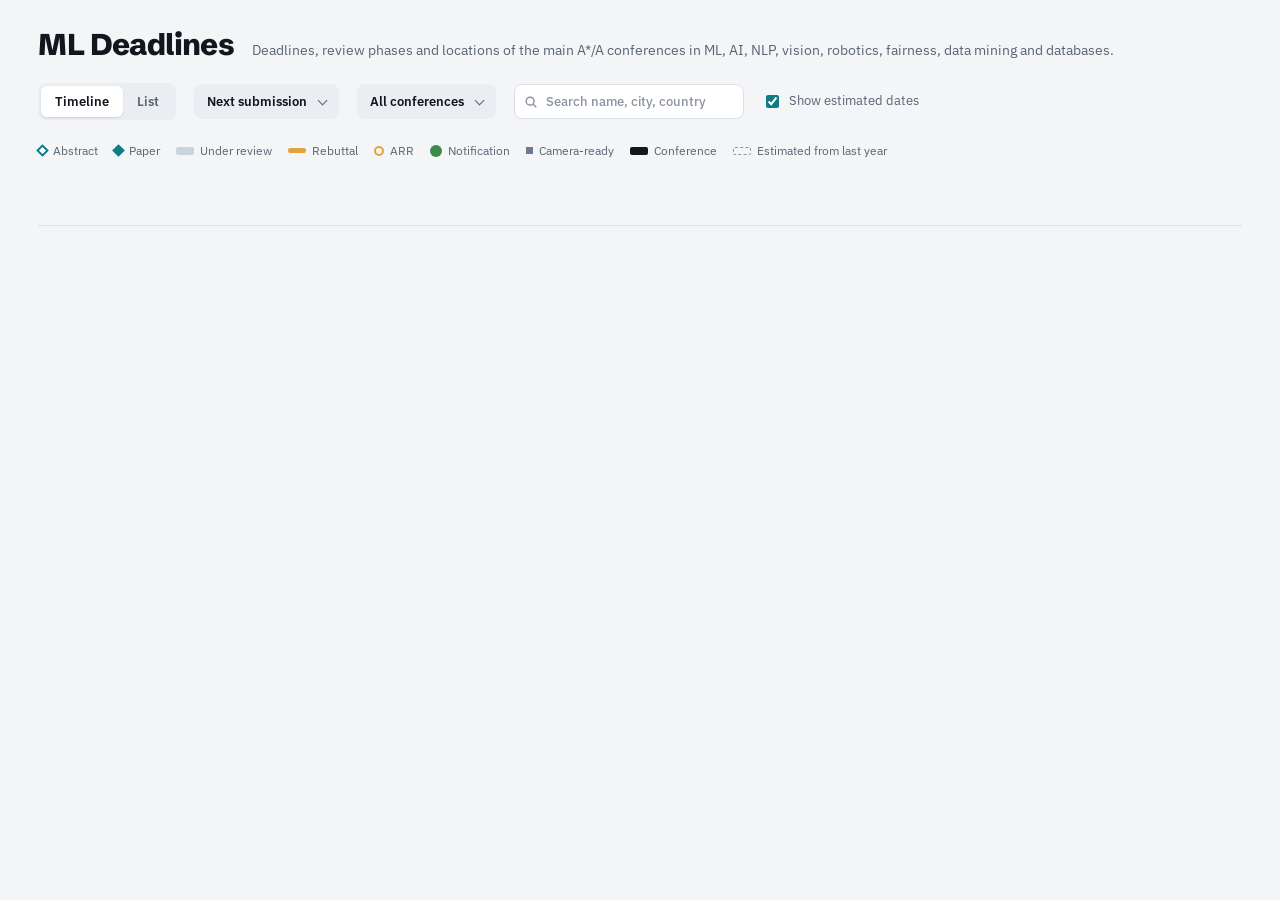
<file: site/index.html>
<!doctype html>
<html lang="en">
<head>
<meta charset="utf-8">
<meta name="viewport" content="width=device-width, initial-scale=1, viewport-fit=cover">
<title>ML Deadlines</title>
<meta name="description" content="Submission deadlines, review phases, dates and locations of the main A*/A conferences in machine learning, AI, NLP, vision, robotics, fairness, data mining and databases. Subscribe in your calendar.">
<link rel="canonical" href="https://ambress92.github.io/ml-deadlines/">
<meta name="google-site-verification" content="tQn860gtZTyTeX4KNDetB0hf03Wg_ztOCes29v9D6dY">
<link rel="icon" href="favicon.svg" type="image/svg+xml">
<meta property="og:type" content="website">
<meta property="og:site_name" content="ML Deadlines">
<meta property="og:title" content="ML Deadlines">
<meta property="og:description" content="Deadlines, review phases, dates and locations of the main A*/A conferences in ML, AI, NLP, vision, robotics, fairness, data mining and databases, on one timeline.">
<meta property="og:url" content="https://ambress92.github.io/ml-deadlines/">
<meta property="og:image" content="https://ambress92.github.io/ml-deadlines/og.png">
<meta property="og:image:width" content="1200">
<meta property="og:image:height" content="630">
<meta property="og:image:alt" content="ML Deadlines: conference deadlines on one timeline">
<meta name="twitter:card" content="summary_large_image">
<link rel="preconnect" href="https://fonts.googleapis.com">
<link rel="preconnect" href="https://fonts.gstatic.com" crossorigin>
<link rel="stylesheet" href="https://fonts.googleapis.com/css2?family=Schibsted+Grotesk:wght@600;700;800&family=IBM+Plex+Sans:wght@400;500;600&family=IBM+Plex+Mono:wght@400;500;600&display=swap">
<link rel="stylesheet" href="style.css">
</head>
<body>
<div class="wrap">
  <header>
    <div class="titles">
      <h1>ML Deadlines</h1>
      <p class="tagline">Deadlines, review phases and locations of the main A*/A conferences in ML, AI, NLP, vision, robotics, fairness, data mining and databases.</p>
    </div>
  </header>

  <div class="controls">
    <div class="seg" role="group" aria-label="View">
      <button id="v-timeline" data-view="timeline" aria-pressed="true">Timeline</button>
      <button id="v-list" data-view="list" aria-pressed="false">List</button>
    </div>
    <label class="pick"><span class="sr">Sort by</span><select id="sort">
      <option value="submission">Next submission</option>
      <option value="rebuttal">Next rebuttal</option>
      <option value="decision">Next decision</option>
      <option value="conference">Next conference</option>
    </select></label>
    <div class="pick" id="area-pick">
      <button type="button" id="area-btn" aria-haspopup="true" aria-expanded="false">All conferences</button>
      <div class="area-pop" id="area-pop" role="group" aria-label="Areas and conferences" hidden></div>
    </div>
    <label class="search"><span class="sr">Search conferences</span>
      <svg viewBox="0 0 16 16" fill="none" stroke="currentColor" stroke-width="1.6" aria-hidden="true"><circle cx="7" cy="7" r="4.5"/><path d="M10.5 10.5 14 14"/></svg>
      <input type="search" id="q" placeholder="Search name, city, country" autocomplete="off" spellcheck="false" enterkeyhint="search">
    </label>
    <label class="check"><input type="checkbox" id="show-est" checked> Show estimated dates</label>
  </div>

  <div class="legend" id="legend">
    <span><i class="sw dia hollow"></i>Abstract</span>
    <span><i class="sw dia"></i>Paper</span>
    <span><i class="sw bar" style="background:var(--review)"></i>Under review</span>
    <span><i class="sw bar" style="background:var(--rebuttal);height:5px"></i>Rebuttal</span>
    <span title="ACL Rolling Review: commit your reviewed paper to this conference"><i class="sw ring"></i>ARR</span>
    <span><i class="sw dot"></i>Notification</span>
    <span><i class="sw sq"></i>Camera-ready</span>
    <span><i class="sw bar" style="background:var(--conf)"></i>Conference</span>
    <span><i class="sw bar" style="border:1.5px dashed var(--faint)"></i>Estimated from last year</span>
  </div>

  <main id="view"></main>

  <div class="rolling" id="rolling" hidden></div>

  <nav id="confnav"></nav>

  <footer id="footer"></footer>
</div>
<div id="tip" hidden></div>
<div id="toast" hidden></div>
<div class="menu" id="menu" hidden></div>
<script>window.__DATA__ = /*__DATA__*/null;</script>
<script src="app.js"></script>
<script data-goatcounter="https://ml-deadlines.goatcounter.com/count" async src="https://gc.zgo.at/count.js"></script>
</body>
</html>
</file>
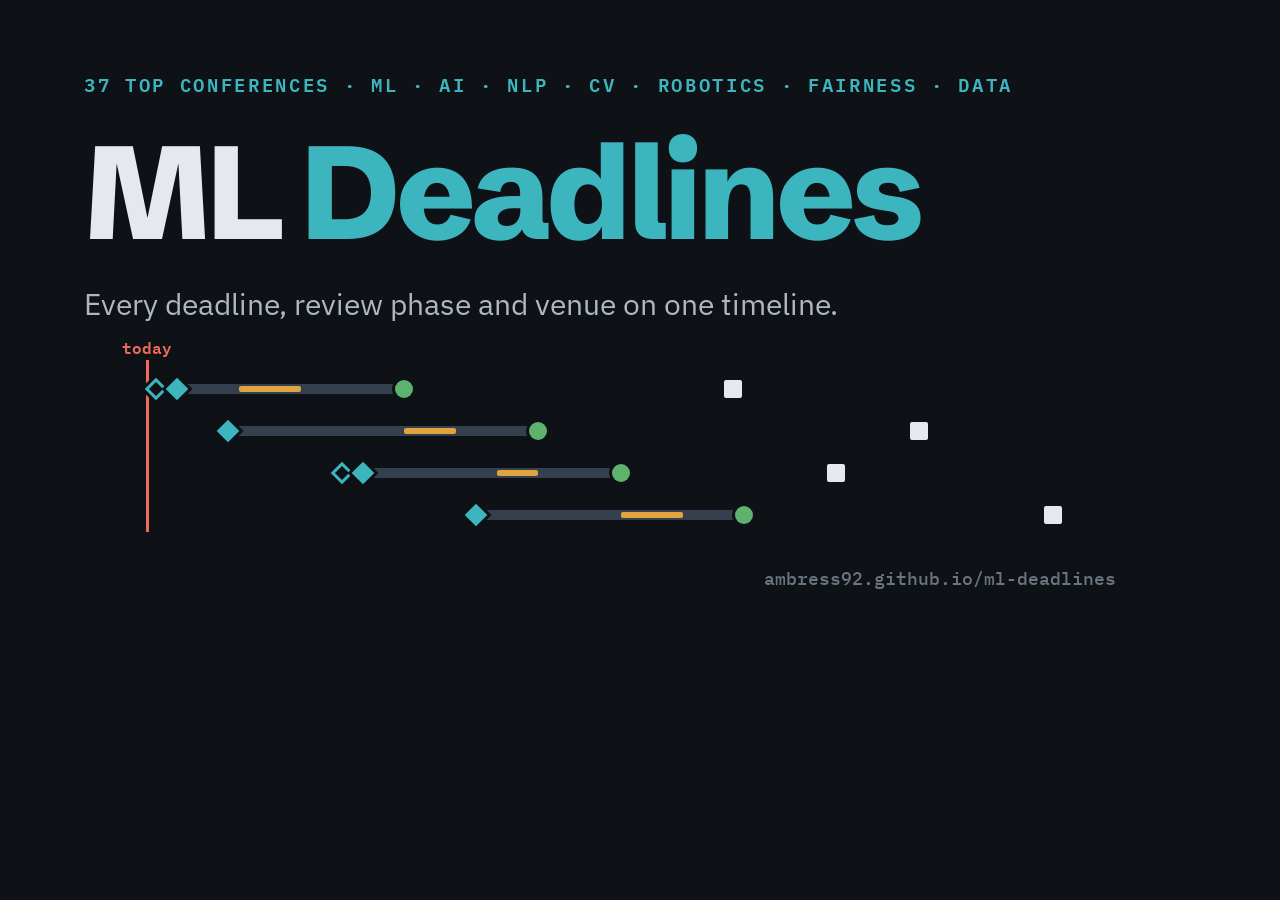
<file: site/og/og.html>
<!doctype html>
<!-- Source of site/og.png, the link preview image. Regenerate with:
     "/Applications/Google Chrome.app/Contents/MacOS/Google Chrome" --headless=new --hide-scrollbars \
       --window-size=1200,630 --virtual-time-budget=5000 --screenshot=site/og.png "file://$PWD/site/og/og.html" -->
<html>
<head>
<meta charset="utf-8">
<link rel="stylesheet" href="https://fonts.googleapis.com/css2?family=Schibsted+Grotesk:wght@700;800&family=IBM+Plex+Sans:wght@400;500&family=IBM+Plex+Mono:wght@500;600&display=swap">
<style>
  * { box-sizing: border-box; margin: 0; }
  body { width: 1200px; height: 630px; overflow: hidden; background: #0E1216; color: #E5E9EE; font-family: "IBM Plex Sans", sans-serif; position: relative; }
  .text { position: absolute; left: 84px; top: 70px; width: 1040px; }
  .eyebrow { font: 600 19px "IBM Plex Mono", monospace; letter-spacing: .14em; text-transform: uppercase; color: #3DB5BF; }
  h1 { font: 800 132px/1 "Schibsted Grotesk", sans-serif; letter-spacing: -.035em; margin-top: 26px; }
  h1 span { color: #3DB5BF; }
  p { font-size: 30px; line-height: 1.35; color: #AEB7C3; margin-top: 26px; max-width: 900px; }

  .chart { position: absolute; left: 84px; right: 84px; bottom: 104px; height: 148px; }
  .row { position: absolute; left: 0; right: 0; height: 22px; }
  .bar, .reb, .conf, .dia, .dot { position: absolute; top: 50%; }
  .bar { height: 10px; margin-top: -5px; background: #34404D; border-radius: 2px; }
  .reb { height: 6px; margin-top: -3px; background: #E0A43F; border-radius: 2px; }
  .conf { width: 18px; height: 18px; margin-top: -9px; background: #E5E9EE; border-radius: 2px; }
  .dia { width: 16px; height: 16px; margin: -8px 0 0 -8px; transform: rotate(45deg); background: #3DB5BF; box-shadow: 0 0 0 3px #0E1216; }
  .dia.hollow { background: #0E1216; border: 3px solid #3DB5BF; }
  .dot { width: 18px; height: 18px; margin: -9px 0 0 -9px; border-radius: 50%; background: #5DB36D; box-shadow: 0 0 0 3px #0E1216; }
  .today { position: absolute; top: -18px; bottom: -6px; left: 6%; width: 3px; background: #EE6A5B; }
  .today::before { content: "today"; position: absolute; top: -26px; left: 50%; transform: translateX(-50%); font: 600 16px "IBM Plex Mono", monospace; color: #EE6A5B; }
  .url { position: absolute; right: 84px; bottom: 40px; font: 500 18px "IBM Plex Mono", monospace; color: #6B7582; }
</style>
</head>
<body>
  <div class="url">ambress92.github.io/ml-deadlines</div>
  <div class="text">
    <div class="eyebrow">37 top conferences · ML · AI · NLP · CV · Robotics · Fairness · Data</div>
    <h1>ML <span>Deadlines</span></h1>
    <p>Every deadline, review phase and venue on one timeline.</p>
  </div>

  <div class="chart">
    <div class="today"></div>
    <div class="row" style="top:0">
      <span class="bar" style="left:7%;width:24%"></span><span class="reb" style="left:15%;width:6%"></span>
      <span class="dia hollow" style="left:7%"></span><span class="dia" style="left:9%"></span><span class="dot" style="left:31%"></span>
      <span class="conf" style="left:62%"></span>
    </div>
    <div class="row" style="top:42px">
      <span class="bar" style="left:14%;width:30%"></span><span class="reb" style="left:31%;width:5%"></span>
      <span class="dia" style="left:14%"></span><span class="dot" style="left:44%"></span>
      <span class="conf" style="left:80%"></span>
    </div>
    <div class="row" style="top:84px">
      <span class="bar" style="left:25%;width:27%"></span><span class="reb" style="left:40%;width:4%"></span>
      <span class="dia hollow" style="left:25%"></span><span class="dia" style="left:27%"></span><span class="dot" style="left:52%"></span>
      <span class="conf" style="left:72%"></span>
    </div>
    <div class="row" style="top:126px">
      <span class="bar" style="left:38%;width:26%"></span><span class="reb" style="left:52%;width:6%"></span>
      <span class="dia" style="left:38%"></span><span class="dot" style="left:64%"></span>
      <span class="conf" style="left:93%"></span>
    </div>
  </div>
</body>
</html>
</file>
<file: site/style.css>
:root{
  --bg:#F3F5F7; --surface:#FFFFFF; --surface-2:#EAEEF2; --ink:#12161D; --muted:#5A6474; --faint:#8A93A1; --line:#DCE1E7;
  --accent:#0E7C86; --accent-ink:#FFFFFF; --accent-soft:#D6EEF0;
  --review:#CBD4DE; --rebuttal:#E3A23B; --notif:#3D8A4C; --camera:#6C7A8F; --conf:#12161D;
  --urgent:#C63D2F; --soon:#A86B12; --today:#C63D2F;
  --display:"Schibsted Grotesk", "Helvetica Neue", Arial, sans-serif;
  --sans:"IBM Plex Sans", "Helvetica Neue", Arial, sans-serif;
  --mono:"IBM Plex Mono", ui-monospace, Menlo, Consolas, monospace;
  --namew:210px; --axish:34px;
  color-scheme:light;
}
@media (prefers-color-scheme: dark){
  :root:not([data-theme="light"]){
    --bg:#0E1216; --surface:#151A20; --surface-2:#1C232B; --ink:#E5E9EE; --muted:#9AA4B1; --faint:#6B7582; --line:#29313A;
    --accent:#3DB5BF; --accent-ink:#06282B; --accent-soft:#12383C;
    --review:#34404D; --rebuttal:#E0A43F; --notif:#5DB36D; --camera:#8E9BB0; --conf:#E5E9EE;
    --urgent:#EE6A5B; --soon:#E0A43F; --today:#EE6A5B;
    color-scheme:dark;
  }
}
:root[data-theme="dark"]{
  --bg:#0E1216; --surface:#151A20; --surface-2:#1C232B; --ink:#E5E9EE; --muted:#9AA4B1; --faint:#6B7582; --line:#29313A;
  --accent:#3DB5BF; --accent-ink:#06282B; --accent-soft:#12383C;
  --review:#34404D; --rebuttal:#E0A43F; --notif:#5DB36D; --camera:#8E9BB0; --conf:#E5E9EE;
  --urgent:#EE6A5B; --soon:#E0A43F; --today:#EE6A5B;
  color-scheme:dark;
}
*{box-sizing:border-box}
[hidden]{display:none!important}
html{-webkit-text-size-adjust:100%}
body{margin:0; background:var(--bg); color:var(--ink); font-family:var(--sans); font-size:14px; line-height:1.45}
.wrap{max-width:1300px; margin:0 auto; padding:28px clamp(20px, 3vw, 40px) 64px; display:flex; flex-direction:column; gap:22px}
header{display:flex; flex-wrap:wrap; align-items:flex-end; justify-content:space-between; gap:12px 24px}
h1{font-family:var(--display); font-weight:800; font-size:30px; letter-spacing:-.02em; margin:0; line-height:1.1}
/* the subtitle sits beside the title when it fits, and below it otherwise */
.titles{display:flex; flex-wrap:wrap; align-items:baseline; gap:4px 18px}
.tagline{color:var(--muted); margin:0}
.notice{font-size:13px; color:var(--muted); background:var(--surface-2); border-radius:6px; padding:8px 12px}
.notice strong{color:var(--ink); font-weight:600}

.controls{display:flex; flex-wrap:wrap; gap:10px 18px; align-items:center}
.seg{display:inline-flex; background:var(--surface-2); border-radius:8px; padding:3px}
.seg button{font:600 13px var(--sans); color:var(--muted); background:none; border:0; padding:7px 14px; border-radius:6px; cursor:pointer}
.seg button[aria-pressed="true"]{background:var(--surface); color:var(--ink); box-shadow:0 1px 2px rgba(0,0,0,.12)}
.sr{position:absolute; width:1px; height:1px; overflow:hidden; clip-path:inset(50%); white-space:nowrap}
/* native menus, so phones open their own picker; the arrow is drawn here so it follows the theme */
.pick{position:relative; display:inline-flex}
.pick select,.pick>button{appearance:none; -webkit-appearance:none; font:600 13px var(--sans); color:var(--ink); background:var(--surface-2); border:0; border-radius:8px; padding:9px 32px 9px 13px; cursor:pointer}
.pick select option{background:var(--surface); color:var(--ink)}
.pick::after{content:""; position:absolute; right:13px; top:50%; width:6px; height:6px; margin-top:-5px; border-right:1.5px solid var(--muted); border-bottom:1.5px solid var(--muted); transform:rotate(45deg); pointer-events:none}
.pick.off select,.pick.off>button{opacity:.45}
.pick>button{text-align:left; white-space:nowrap}
/* the conferences menu: one line per area, its box on the left and its conferences as on/off chips */
.area-pop{position:absolute; top:calc(100% + 6px); left:0; z-index:40; background:var(--surface); border:1px solid var(--line); border-radius:8px; box-shadow:0 8px 24px rgba(0,0,0,.14); padding:6px; width:min(620px, calc(100vw - 24px)); max-height:min(76vh, 640px); overflow-y:auto; display:flex; flex-direction:column}
.area-pop label{display:flex; gap:9px; align-items:center; font:500 13px var(--sans); color:var(--ink); padding:7px 10px; border-radius:5px; cursor:pointer; white-space:nowrap}
.area-pop label:hover{background:var(--surface-2)}
.area-pop label.all{font-weight:600; border-bottom:1px solid var(--line); border-radius:5px 5px 0 0; margin-bottom:4px; padding-bottom:9px}
.area-pop input{accent-color:var(--accent); margin:0}
.pk-grid{display:grid; grid-template-columns:max-content 1fr; gap:2px 6px; align-items:start}
.pk-chips{display:flex; flex-wrap:wrap; gap:6px; padding:4px 4px 6px 0}
.area-pop label.chip{padding:0; border-radius:999px}
.area-pop label.chip:hover{background:none}
.chip input{position:absolute; opacity:0; width:1px; height:1px; pointer-events:none}  /* the chip itself shows the state */
.chip span{font:500 12px var(--mono); padding:3px 9px; border-radius:999px; border:1px solid var(--line); color:var(--muted); background:var(--surface)}
.chip:hover span{border-color:var(--accent); color:var(--ink)}
.chip input:checked+span{background:var(--accent-soft); border-color:var(--accent); color:var(--ink); font-weight:600}
.chip input:focus-visible+span{outline:2px solid var(--accent); outline-offset:2px}
.pk-foot{display:flex; flex-wrap:wrap; align-items:center; justify-content:space-between; gap:4px 12px; border-top:1px solid var(--line); margin-top:4px; padding:6px 0 0 10px; font-size:12px; color:var(--faint)}
.pk-foot button{font:600 12.5px var(--sans); color:var(--accent); background:none; border:0; padding:6px 10px; border-radius:5px; cursor:pointer; margin-left:auto}
.pk-foot button:hover{background:var(--surface-2)}
.search{position:relative; display:inline-flex; align-items:center}
.search svg{position:absolute; left:10px; width:14px; height:14px; color:var(--faint); pointer-events:none}
.search input{font:500 13px var(--sans); color:var(--ink); background:var(--surface); border:1px solid var(--line); border-radius:8px; padding:8px 10px 8px 31px; width:230px}
.search input::placeholder{color:var(--faint)}
.check{display:inline-flex; gap:7px; align-items:center; color:var(--muted); font-size:13px; cursor:pointer}
.check input{accent-color:var(--accent)}
button:focus-visible,select:focus-visible,[tabindex]:focus-visible,input:focus-visible{outline:2px solid var(--accent); outline-offset:2px}

/* rolling strip */
.rolling{display:grid; grid-template-columns:auto auto auto 1fr auto; align-items:center; gap:8px 20px; border:1px dashed var(--line); border-radius:8px; padding:10px 14px; background:var(--surface)}
.rolling .rv{display:contents}  /* on desktop each venue's parts are cells of the strip's grid */
.rolling .lbl{font:600 11px var(--sans); text-transform:uppercase; letter-spacing:.08em; color:var(--muted)}
.rolling .ven{font-family:var(--display); font-weight:700; font-size:15px}
.rolling .ven a{color:inherit; text-decoration:none; border-bottom:1px solid var(--line)}
.rolling .ven a:hover{color:var(--accent); border-bottom-color:var(--accent)}
.rolling .ven small{font:500 12px var(--sans); color:var(--muted); margin-left:6px}
.rolling .next{font-family:var(--mono); font-size:12.5px}
.rolling .next b{font-weight:600}
.rolling .then{font-family:var(--mono); font-size:12px; color:var(--faint)}

/* legend */
.legend{display:flex; flex-wrap:wrap; gap:6px 16px; font-size:12px; color:var(--muted)}
.legend span{display:inline-flex; align-items:center; gap:6px}
.sw{display:inline-block}
.sw.dia{width:9px; height:9px; transform:rotate(45deg); background:var(--accent)}
.sw.dia.hollow{background:var(--surface); border:2px solid var(--accent)}
.sw.bar{width:18px; height:8px; border-radius:2px}
.sw.dot{width:12px; height:12px; border-radius:50%; background:var(--notif)}
.sw.ring{width:10px; height:10px; border-radius:50%; border:2.5px solid var(--rebuttal)}
.sw.sq{width:7px; height:7px; background:var(--camera)}

/* timeline */
.tl-scroll{overflow-x:auto; background:var(--surface); border:1px solid var(--line); border-radius:10px}
.tl{position:relative; min-width:880px}
.tl-head,.trow{display:grid; grid-template-columns:var(--namew) 1fr}
.tl-head{height:var(--axish); border-bottom:1px solid var(--line)}
.tl-head .axis{position:relative}
.mo{position:absolute; top:10px; font:500 11px var(--mono); color:var(--muted); padding-left:5px; white-space:nowrap}
.mo.jan{color:var(--ink); font-weight:600}
.grid{position:absolute; top:0; bottom:0; left:var(--namew); right:0; pointer-events:none; z-index:0}
.grid i{position:absolute; top:0; bottom:0; width:1px; background:var(--line)}
.grid .now{top:var(--axish); width:2px; background:var(--today); z-index:3}
/* the today line starts below the month labels; its label stays at the top of the axis */
.grid .now::before{content:"today"; position:absolute; top:calc(-1px - var(--axish)); left:50%; transform:translateX(-50%); font:600 10px var(--mono); color:var(--today); background:var(--surface); padding:0 3px}
.trow{border-bottom:1px solid var(--line); min-height:54px}
.trow:last-child{border-bottom:0}
.tname{padding:8px 12px 8px 14px; display:flex; flex-direction:column; justify-content:center; gap:2px; border-right:1px solid var(--line); background:var(--surface); position:sticky; left:0; z-index:4}
.vn{font-family:var(--display); font-weight:700; font-size:15px; display:flex; align-items:baseline; gap:5px}
.vn a{white-space:nowrap}
.vn a{color:inherit; text-decoration:none; border-bottom:1px solid var(--line)}
.vn a:hover{color:var(--accent); border-bottom-color:var(--accent)}
.vn .ed{font:500 12px var(--mono); color:var(--muted)}
.rank{font:600 10.5px var(--mono); padding:1px 5px; border-radius:4px; background:var(--surface-2); color:var(--muted)}
.cd{font:500 12px var(--mono); color:var(--muted)}
.cd.urgent{color:var(--urgent)} .cd.soon{color:var(--soon)}

.est-tag{font:600 10px var(--mono); text-transform:uppercase; letter-spacing:.06em; color:var(--faint); border:1px dashed var(--faint); border-radius:4px; padding:0 4px}
.track{position:relative; z-index:1}
.band{position:absolute; top:50%; height:10px; margin-top:-5px; border-radius:2px}
.band.review{background:var(--review)}
.band.rebuttal{background:var(--rebuttal); height:6px; margin-top:-3px; z-index:1}
.band.conf{background:var(--conf); height:14px; margin-top:-7px; min-width:6px; z-index:1}
.mk{position:absolute; top:50%; z-index:2; cursor:default; box-shadow:0 0 0 2px var(--surface)}
.mk.notif{box-shadow:none}
.mk.sub{width:11px; height:11px; margin:-5.5px 0 0 -5.5px; transform:rotate(45deg); background:var(--accent)}
.mk.sub.hollow{background:var(--surface); border:2px solid var(--accent)}
.mk.notif{width:14px; height:14px; margin:-7px 0 0 -7px; border-radius:50%; background:var(--notif); border:2px solid var(--surface)}
.mk.commit{width:10px; height:10px; margin:-5px 0 0 -5px; border-radius:50%; background:var(--surface); border:2.5px solid var(--rebuttal)}
.mk.camera{width:8px; height:8px; margin:-4px 0 0 -4px; background:var(--camera)}
.band[data-tip]{cursor:default}
.clabel{position:absolute; top:50%; transform:translateY(-50%); font:500 11px var(--mono); color:var(--muted); white-space:nowrap}
/* a label that would cover a marker sits above the row's line instead */
.clabel.lift{transform:translateY(calc(-50% - 17px))}
.past{opacity:.3}
.track .est:not(.past){opacity:.6}
.band.conf.est,.band.review.est{background:transparent; border:1.5px dashed var(--faint)}
.mk.sub.est{background:transparent; border:2px dashed var(--accent)}
.tname .row1{display:flex; align-items:center; justify-content:space-between; gap:6px}
.icon-btn{flex:none; display:inline-grid; place-items:center; width:26px; height:26px; border-radius:6px; border:1px solid var(--line); background:var(--surface); color:var(--muted); cursor:pointer; padding:0}
.icon-btn:hover{color:var(--accent); border-color:var(--accent)}
.icon-btn svg{width:14px; height:14px}

/* list */
.list{display:flex; flex-direction:column; background:var(--surface); border:1px solid var(--line); border-radius:10px}
.lrow{display:grid; grid-template-columns:118px minmax(170px,1.1fr) minmax(220px,1.5fr) minmax(250px,2fr) auto; gap:14px 20px; align-items:center; padding:14px 16px; border-bottom:1px solid var(--line)}
.lrow:last-child{border-bottom:0}
.lrow.est{background:repeating-linear-gradient(135deg, transparent 0 10px, var(--surface-2) 10px 11px)}
.big{font:600 20px var(--mono); letter-spacing:-.02em; font-variant-numeric:tabular-nums}
.big.urgent{color:var(--urgent)} .big.soon{color:var(--soon)}
.big small{display:block; font:500 11px var(--sans); color:var(--muted); letter-spacing:0}
.meta{font-size:12.5px; color:var(--muted)}
.nextdl b{font-weight:600}
.nextdl .when{font-family:var(--mono); font-size:13px}
.nextdl .aoe{font:400 11.5px var(--mono); color:var(--faint)}
.phases{display:flex; flex-wrap:wrap; gap:4px 6px}
.ph{font:500 11.5px var(--mono); padding:2px 7px; border-radius:4px; background:var(--surface-2); color:var(--muted); white-space:nowrap}
.ph.is-next{background:var(--accent-soft); color:var(--ink); font-weight:600}
.ph.done{text-decoration:line-through; opacity:.6}
.btn{font:600 12.5px var(--sans); color:var(--accent-ink); background:var(--accent); border:0; border-radius:6px; padding:8px 12px; cursor:pointer; white-space:nowrap}
.btn.ghost{background:transparent; color:var(--accent); border:1px solid var(--accent)}

.menu{position:fixed; z-index:40; background:var(--surface); border:1px solid var(--line); border-radius:8px; box-shadow:0 8px 24px rgba(0,0,0,.14); padding:6px; min-width:230px; display:flex; flex-direction:column}
.menu .mh{font:600 11px var(--sans); text-transform:uppercase; letter-spacing:.08em; color:var(--muted); padding:6px 10px 4px}
.menu a,.menu button{font:500 13px var(--sans); color:var(--ink); text-decoration:none; background:none; border:0; text-align:left; padding:8px 10px; border-radius:5px; cursor:pointer}
.menu a:hover,.menu button:hover{background:var(--surface-2)}
.menu .note{font-size:11.5px; color:var(--faint); padding:4px 10px 6px; max-width:260px}
.src{color:var(--faint); grid-column:2 / -1; margin-top:-6px; font-size:12px} .src a{color:inherit}
.src a:hover{color:var(--accent)}
/* links to the conference pages, at the bottom of the home page */
.confnav{font-size:12.5px; color:var(--muted); line-height:2}
.confnav span{margin-right:6px}
.confnav a{color:var(--ink); margin-right:10px; text-decoration:none; border-bottom:1px solid var(--line)}
.confnav a:hover{color:var(--accent); border-bottom-color:var(--accent)}
/* conference pages (<id>/index.html): one edition per card, dates as a table */
.vpage{max-width:880px}
.crumbs{font-size:13px; color:var(--muted)}
.crumbs a{color:var(--muted)}
.crumbs a:hover{color:var(--accent)}
header.vhead{flex-direction:column; align-items:flex-start; gap:8px}
.ved{background:var(--surface); border:1px solid var(--line); border-radius:10px; padding:18px 20px}
.ved h2,.vsec h2{font-family:var(--display); font-weight:700; font-size:19px; margin:0; display:flex; align-items:center; gap:8px}
.ved .meta{color:var(--muted); margin:4px 0 12px}
.dates{width:100%; border-collapse:collapse}
.dates th{text-align:left; font-weight:600; padding:9px 14px 9px 0; vertical-align:top; width:36%}
.dates td{padding:9px 0; font-family:var(--mono); font-size:13px; vertical-align:top}
.dates td.left{text-align:right; color:var(--muted); white-space:nowrap; padding-left:12px}
.dates tr+tr>*{border-top:1px solid var(--line)}
.dates tr.past{color:var(--muted)}
.dates tr.past th{font-weight:500}
.dates .note{display:block; font-weight:400; font-size:12.5px; color:var(--muted); margin-top:2px}
.dates .est{font-weight:400; color:var(--faint)}
.ved .src{font-size:13px; color:var(--muted); margin:12px 0 0}
.ved .src a,.vsec a{color:var(--accent)}
.vsec p{margin:6px 0 0}
.vsec .small{font-size:12.5px; color:var(--muted)}
footer{display:flex; flex-wrap:wrap; gap:6px 18px; font-size:12.5px; color:var(--muted); border-top:1px solid var(--line); padding-top:16px}
footer a{color:var(--ink)}
footer a:hover{color:var(--accent)}
.swipe-hint{display:none}
.static-list{margin:0; padding:18px 18px 18px 34px; background:var(--surface); border:1px solid var(--line); border-radius:10px; color:var(--muted)}
.static-list li{margin-bottom:6px}
.static-list a{color:var(--ink); font-weight:600}
.empty{padding:28px; text-align:center; color:var(--muted)}
#tip{position:fixed; z-index:50; pointer-events:none; background:var(--ink); color:var(--bg); font:500 12px var(--mono); padding:6px 9px; border-radius:6px; max-width:280px; white-space:pre-line}
#toast{position:fixed; left:50%; bottom:calc(24px + env(safe-area-inset-bottom, 0px)); transform:translateX(-50%); background:var(--ink); color:var(--bg); padding:10px 16px; border-radius:8px; font-size:13px; z-index:60; max-width:calc(100% - 32px)}

@media (max-width:860px){
  .lrow{grid-template-columns:96px 1fr; gap:8px 14px}
  .lrow .nextdl,.lrow .phases,.lrow .act,.lrow .src{grid-column:2}
  .big{font-size:17px}
}
@media (max-width:520px){
  :root{--namew:128px}
  h1{font-size:25px}
  .lrow{grid-template-columns:1fr}
  .lrow .nextdl,.lrow .phases,.lrow .act,.lrow .src{grid-column:1}
}
/* phones: one stacked row per venue (name above the track); about 9 of the 12 months are
   visible and the chart scrolls sideways, with the names pinned to the left */
@media (max-width:640px){
  :root{--axish:30px}
  .wrap{padding-inline:14px}
  .tagline{display:none}  /* phones show only the title */
  .vhead .tagline{display:block}  /* conference pages keep the full name */
  /* conference pages: each date row stacks its label above the date */
  .dates tr{display:grid; grid-template-columns:1fr auto}
  .dates th{grid-column:1 / -1; width:auto; padding-bottom:0}
  .dates td{padding-top:2px}
  .dates tr+tr>*{border-top:0}
  .dates tr+tr th{border-top:1px solid var(--line)}
  /* the strip stacks: one block per venue, with its name and calendar button on the first line */
  .rolling{display:flex; flex-direction:column; align-items:stretch; gap:10px}
  .rolling .lbl:empty{display:none}
  .rolling .rv{display:flex; flex-wrap:wrap; align-items:center; gap:4px 12px}
  .rolling .ven{flex:1 1 calc(100% - 40px); order:1}
  .rolling .rv .icon-btn{order:2}
  .rolling .next{order:3}
  .rolling .then{order:4}
  /* controls: view and search on the first line, the menus below */
  .controls{gap:10px}
  .search{order:1; flex:1 1 150px}
  .search input{width:100%}
  .pick,.check{order:2}
  /* the conferences menu: each area's chips go below its name */
  .pk-grid{grid-template-columns:1fr; gap:0}
  .pk-chips{padding:0 4px 10px 32px}
  .tl{min-width:0; width:calc(100% * 12 / 9)}
  .swipe-hint{display:block; margin:-12px 0 0; font-size:12px; color:var(--muted)}
  .tl-head{grid-template-columns:1fr}
  .tl-head > div:first-child{display:none}
  .grid{left:0}
  .trow{grid-template-columns:1fr; min-height:0}
  .tname{position:sticky; left:0; width:calc(100vw - 30px); border-right:0; padding:8px 10px 2px; flex-direction:row; flex-wrap:wrap; align-items:baseline; justify-content:space-between; gap:0 10px; z-index:4}
  .tname .row1{flex:1 1 auto; min-width:0}
  .tname .cd{order:3; flex-basis:100%; font-size:11.5px}
  .track{height:30px}
  .vn{font-size:14px}
  .mo{font-size:10px; padding-left:3px; top:9px}
  .mk.sub{width:9px; height:9px; margin:-4.5px 0 0 -4.5px}
  .mk.notif{width:11px; height:11px; margin:-5.5px 0 0 -5.5px}
  .mk.commit{width:9px; height:9px; margin:-4.5px 0 0 -4.5px; border-width:2px}
  .mk.camera{width:6px; height:6px; margin:-3px 0 0 -3px}
  .band{height:7px; margin-top:-3.5px}
  .band.rebuttal{height:4px; margin-top:-2px}
  .band.conf{height:11px; margin-top:-5.5px}
  .clabel{font-size:10px}
  .icon-btn{width:24px; height:24px}
}
@media (prefers-reduced-motion: reduce){*{transition:none!important}}
</file>
